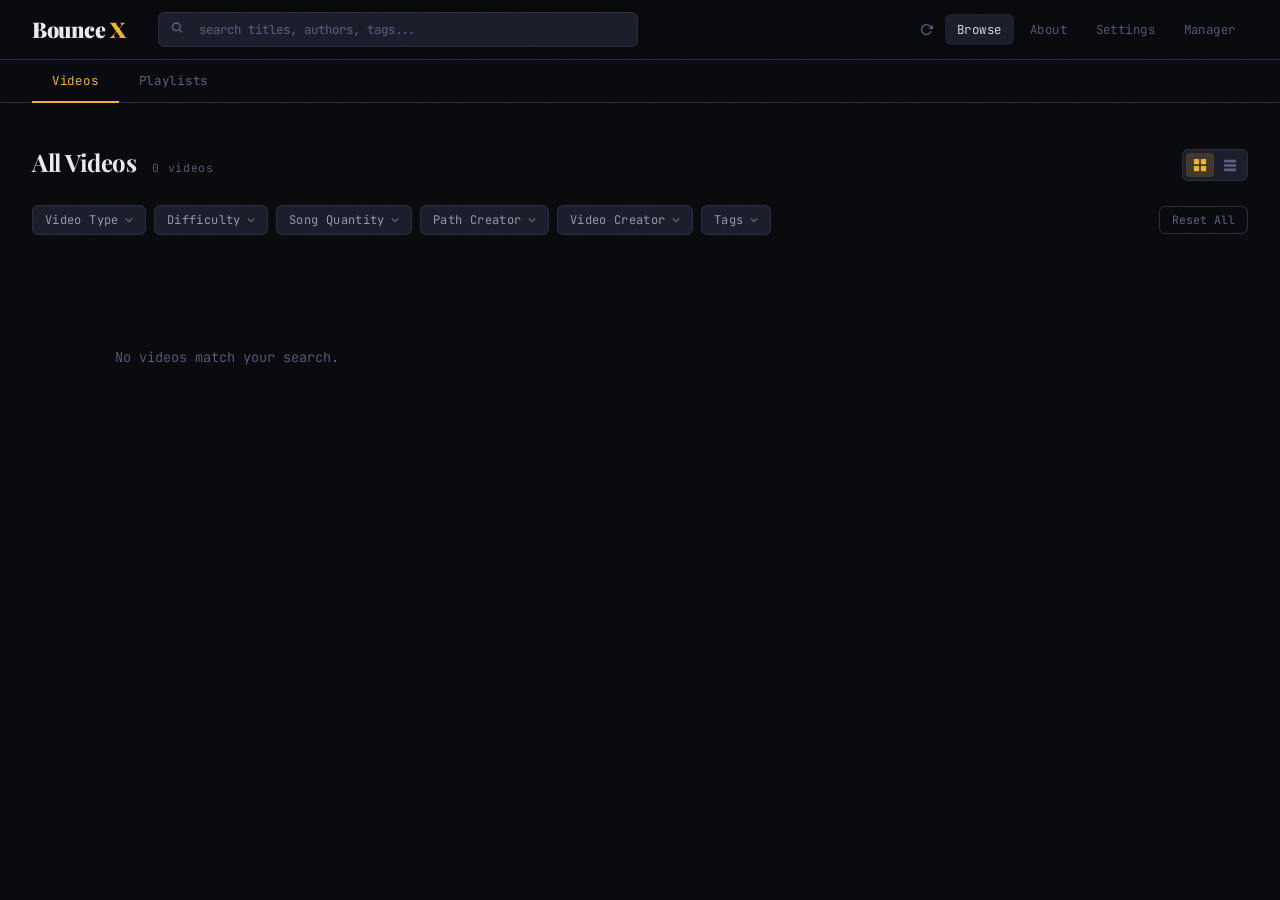
<file: index.html>
<!doctype html>
<html lang="en">
  <head>
    <meta charset="UTF-8" />
    <meta name="viewport" content="width=device-width, initial-scale=1.0" />
    <title>BounceX Viewer</title>
    <link rel="stylesheet" href="style.css" />
  </head>
  <body>
    <header class="site-header">
      <a href="index.html" class="site-logo">
        Bounce
        <span>X</span>
      </a>
      <div class="header-search">
        <span class="search-icon">
          <svg
            viewBox="0 0 20 20"
            fill="none"
            stroke="currentColor"
            stroke-width="2"
            width="14"
            height="14"
          >
            <circle cx="9" cy="9" r="5.5" />
            <line x1="13.5" y1="13.5" x2="17" y2="17" />
          </svg>
        </span>
        <input
          type="text"
          id="searchInput"
          placeholder="search titles, authors, tags..."
          autocomplete="off"
        />
      </div>
      <nav class="header-nav">
        <button
          class="header-nav-refresh"
          onclick="init()"
          title="Reload library"
        >
          <svg
            width="13"
            height="13"
            viewBox="0 0 24 24"
            fill="none"
            stroke="currentColor"
            stroke-width="2.5"
          >
            <polyline points="23 4 23 10 17 10" />
            <path d="M20.49 15a9 9 0 1 1-2.12-9.36L23 10" />
          </svg>
        </button>
        <a href="index.html" class="active">Browse</a>
        <a href="about.html">About</a>
        <a href="settings.html">Settings</a>
        <a href="manager.html" id="managerLink">Manager</a>
      </nav>
    </header>

    <div class="page-tabs">
      <button class="page-tab active" id="tabVideos">Videos</button>
      <button class="page-tab" id="tabPlaylists">Playlists</button>
    </div>

    <main class="main-content">
      <!-- Videos Panel -->
      <div id="panelVideos">
        <div class="section-header">
          <h1 class="section-title">All Videos</h1>
          <span class="section-count" id="videoCount">— videos</span>
          <div class="view-toggle" aria-label="Switch view">
            <button
              class="view-toggle-btn active"
              id="btnGridViewVideos"
              title="Grid view"
              aria-pressed="true"
            >
              <svg
                viewBox="0 0 16 16"
                fill="currentColor"
                width="14"
                height="14"
              >
                <rect x="1" y="1" width="6" height="6" rx="1" />
                <rect x="9" y="1" width="6" height="6" rx="1" />
                <rect x="1" y="9" width="6" height="6" rx="1" />
                <rect x="9" y="9" width="6" height="6" rx="1" />
              </svg>
            </button>
            <button
              class="view-toggle-btn"
              id="btnListViewVideos"
              title="List view"
              aria-pressed="false"
            >
              <svg
                viewBox="0 0 16 16"
                fill="currentColor"
                width="14"
                height="14"
              >
                <rect x="1" y="2" width="14" height="3" rx="1" />
                <rect x="1" y="7" width="14" height="3" rx="1" />
                <rect x="1" y="12" width="14" height="3" rx="1" />
              </svg>
            </button>
          </div>
        </div>
        <div class="tag-filter" id="tagFilter"></div>
        <div class="video-grid" id="videoGrid">
          <div class="loading-msg">Loading videos…</div>
        </div>
      </div>

      <!-- Playlists Panel -->
      <div id="panelPlaylists" style="display: none">
        <div class="section-header">
          <h1 class="section-title">Playlists</h1>
          <span class="section-count" id="playlistCount">— playlists</span>
          <div class="view-toggle" aria-label="Switch view">
            <button
              class="view-toggle-btn active"
              id="btnGridViewPlaylists"
              title="Grid view"
              aria-pressed="true"
            >
              <svg
                viewBox="0 0 16 16"
                fill="currentColor"
                width="14"
                height="14"
              >
                <rect x="1" y="1" width="6" height="6" rx="1" />
                <rect x="9" y="1" width="6" height="6" rx="1" />
                <rect x="1" y="9" width="6" height="6" rx="1" />
                <rect x="9" y="9" width="6" height="6" rx="1" />
              </svg>
            </button>
            <button
              class="view-toggle-btn"
              id="btnListViewPlaylists"
              title="List view"
              aria-pressed="false"
            >
              <svg
                viewBox="0 0 16 16"
                fill="currentColor"
                width="14"
                height="14"
              >
                <rect x="1" y="2" width="14" height="3" rx="1" />
                <rect x="1" y="7" width="14" height="3" rx="1" />
                <rect x="1" y="12" width="14" height="3" rx="1" />
              </svg>
            </button>
          </div>
        </div>
        <div class="video-grid" id="playlistGrid">
          <div class="loading-msg">Loading playlists…</div>
        </div>
      </div>
    </main>

    <script src="nav-config.js"></script>
    <script src="app.js"></script>
  </body>
</html>
</file>
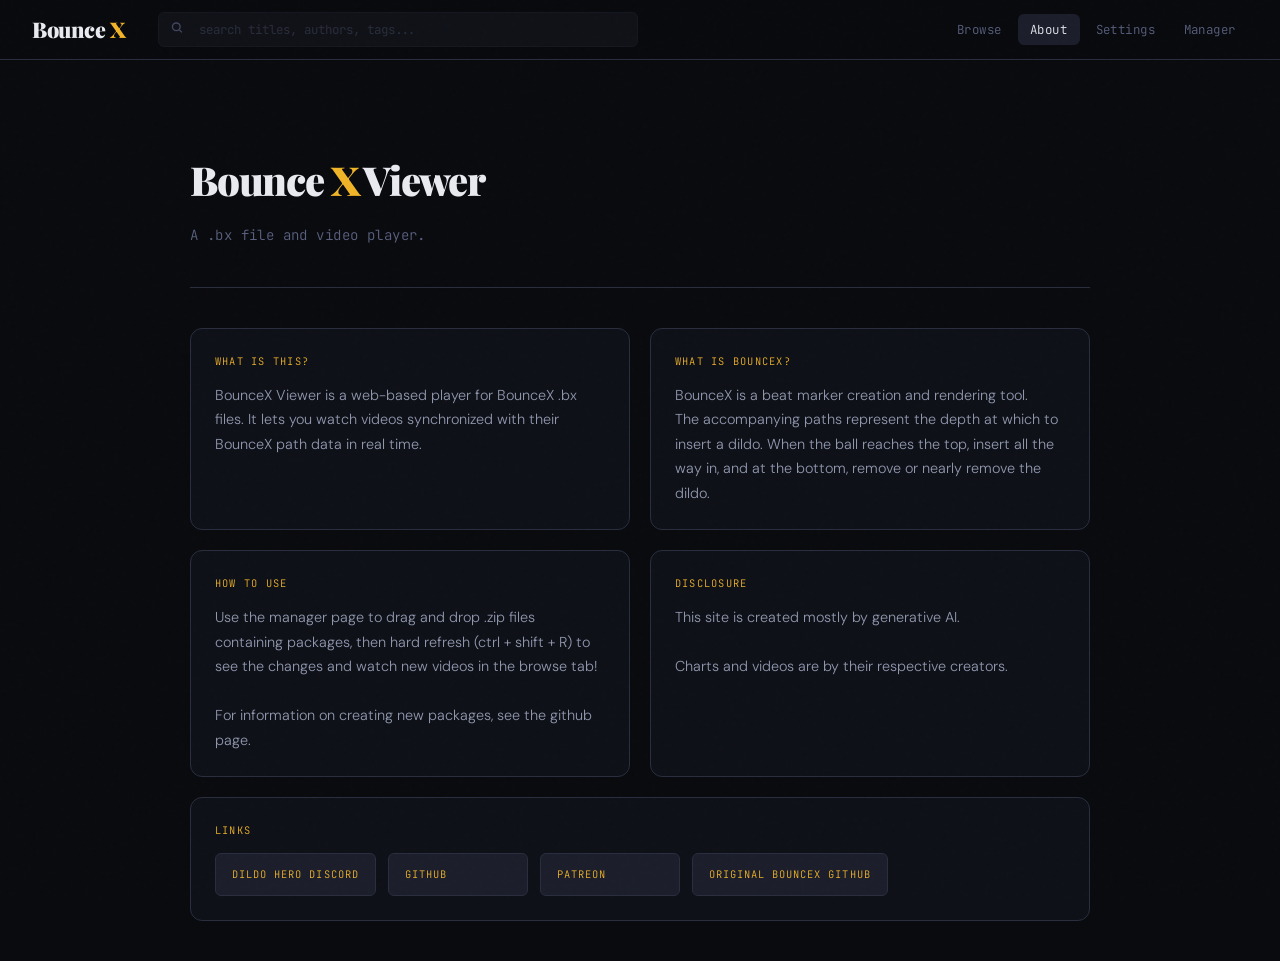
<file: about.html>
<!doctype html>
<html lang="en">
  <head>
    <meta charset="UTF-8" />
    <meta name="viewport" content="width=device-width, initial-scale=1.0" />
    <title>About — BounceX Viewer</title>
    <link rel="stylesheet" href="style.css" />
  </head>
  <body>
    <header class="site-header">
      <a href="index.html" class="site-logo">
        Bounce
        <span>X</span>
      </a>
      <div class="header-search">
        <span class="search-icon">
          <svg
            viewBox="0 0 20 20"
            fill="none"
            stroke="currentColor"
            stroke-width="2"
            width="14"
            height="14"
          >
            <circle cx="9" cy="9" r="5.5" />
            <line x1="13.5" y1="13.5" x2="17" y2="17" />
          </svg>
        </span>
        <input
          type="text"
          placeholder="search titles, authors, tags..."
          autocomplete="off"
          disabled
          style="opacity: 0.4; cursor: default"
        />
      </div>
      <nav class="header-nav">
        <a href="index.html">Browse</a>
        <a href="about.html" class="active">About</a>
        <a href="settings.html">Settings</a>
        <a href="manager.html" id="managerLink">Manager</a>
      </nav>
    </header>

    <main class="main-content">
      <div class="about-layout">
        <div class="about-hero">
          <div class="about-logo">
            Bounce
            <span>X</span>
            Viewer
          </div>
          <p class="about-tagline">A .bx file and video player.</p>
        </div>

        <div class="about-grid">
          <div class="about-card">
            <div class="about-card-title">What is this?</div>
            <div class="about-card-body">
              <p>
                BounceX Viewer is a web-based player for BounceX .bx files. It
                lets you watch videos synchronized with their BounceX path data
                in real time.
              </p>
            </div>
          </div>

          <div class="about-card">
            <div class="about-card-title">What is BounceX?</div>
            <div class="about-card-body">
              <p>
                BounceX is a beat marker creation and rendering tool.
                <br />
                The accompanying paths represent the depth at which to insert a
                dildo. When the ball reaches the top, insert all the way in, and
                at the bottom, remove or nearly remove the dildo.
              </p>
            </div>
          </div>

          <div class="about-card">
            <div class="about-card-title">How to use</div>
            <div class="about-card-body">
              <p>
                Use the manager page to drag and drop .zip files containing
                packages, then hard refresh (ctrl + shift + R) to see the
                changes and watch new videos in the browse tab!
                <br />
                <br />
                For information on creating new packages, see the github page.
              </p>
            </div>
          </div>

          <div class="about-card">
            <div class="about-card-title">Disclosure</div>
            <div class="about-card-body">
              <p>
                This site is created mostly by generative AI.
                <br />
                <br />
                Charts and videos are by their respective creators.
              </p>
            </div>
          </div>

          <div class="about-card about-card-wide">
            <div class="about-card-title">Links</div>
            <div class="about-card-body">
              <div class="about-links">
                <a href="https://discord.gg/Y8YdgmH8Ka" class="about-link">
                  <span class="about-link-label">Dildo Hero Discord</span>
                </a>
                <a
                  href="https://github.com/Alunacoz/BounceX-Viewer"
                  class="about-link"
                >
                  <span class="about-link-label">GitHub</span>
                </a>
                <a href="https://www.patreon.com/Alunacoz" class="about-link">
                  <span class="about-link-label">Patreon</span>
                </a>
                <a
                  href="https://github.com/clbhundley/BounceX"
                  class="about-link"
                >
                  <span class="about-link-label">Original BounceX Github</span>
                </a>
              </div>
            </div>
          </div>
        </div>
      </div>
    </main>
    <script src="nav-config.js"></script>
  </body>
</html>
</file>
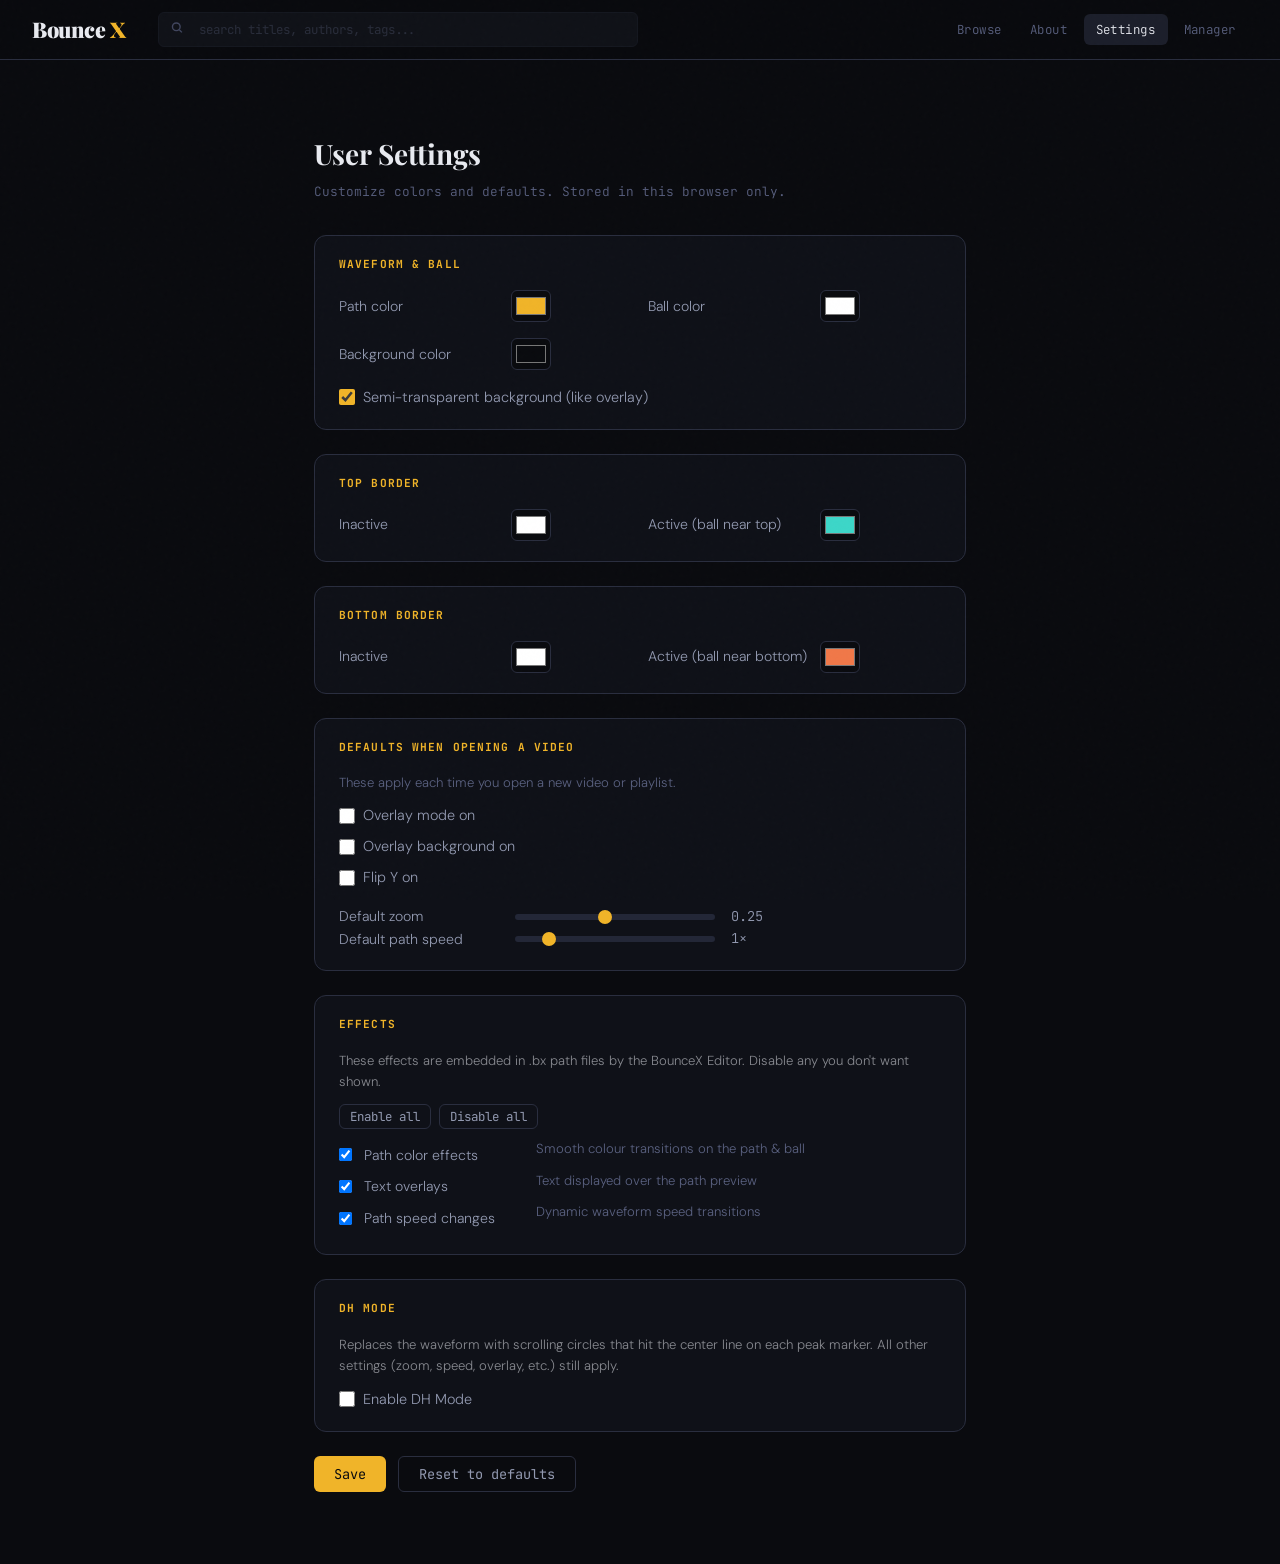
<file: settings.html>
<!doctype html>
<html lang="en">
  <head>
    <meta charset="UTF-8" />
    <meta name="viewport" content="width=device-width, initial-scale=1.0" />
    <title>Settings — BounceX Viewer</title>
    <link rel="stylesheet" href="style.css" />
  </head>
  <body>
    <header class="site-header">
      <a href="index.html" class="site-logo">
        Bounce
        <span>X</span>
      </a>
      <div class="header-search">
        <span class="search-icon">
          <svg
            viewBox="0 0 20 20"
            fill="none"
            stroke="currentColor"
            stroke-width="2"
            width="14"
            height="14"
          >
            <circle cx="9" cy="9" r="5.5" />
            <line x1="13.5" y1="13.5" x2="17" y2="17" />
          </svg>
        </span>
        <input
          type="text"
          placeholder="search titles, authors, tags..."
          autocomplete="off"
          disabled
          style="opacity: 0.4; cursor: default"
        />
      </div>
      <nav class="header-nav">
        <a href="index.html">Browse</a>
        <a href="about.html">About</a>
        <a href="settings.html" class="active">Settings</a>
        <a href="manager.html" id="managerLink">Manager</a>
      </nav>
    </header>

    <main class="main-content">
      <div class="settings-layout">
        <div class="settings-hero">
          <h1 class="settings-title">User Settings</h1>
          <p class="settings-tagline">
            Customize colors and defaults. Stored in this browser only.
          </p>
        </div>

        <form id="settingsForm" class="settings-form">
          <section class="settings-section">
            <h2 class="settings-section-title">Waveform &amp; ball</h2>
            <div class="settings-grid">
              <label class="settings-row">
                <span class="settings-label">Path color</span>
                <input
                  type="color"
                  id="pathColor"
                  name="pathColor"
                  class="settings-color"
                />
              </label>
              <label class="settings-row">
                <span class="settings-label">Ball color</span>
                <input
                  type="color"
                  id="ballColor"
                  name="ballColor"
                  class="settings-color"
                />
              </label>
              <label class="settings-row">
                <span class="settings-label">Background color</span>
                <input
                  type="color"
                  id="bgColor"
                  name="bgColor"
                  class="settings-color"
                />
              </label>
              <label class="settings-check" style="grid-column: 1/-1">
                <input
                  type="checkbox"
                  id="bgTransparent"
                  name="bgTransparent"
                />
                <span>Semi-transparent background (like overlay)</span>
              </label>
            </div>
          </section>

          <section class="settings-section">
            <h2 class="settings-section-title">Top border</h2>
            <div class="settings-grid">
              <label class="settings-row">
                <span class="settings-label">Inactive</span>
                <input
                  type="color"
                  id="topLineInactive"
                  name="topLineInactive"
                  class="settings-color"
                />
              </label>
              <label class="settings-row">
                <span class="settings-label">Active (ball near top)</span>
                <input
                  type="color"
                  id="topLineActive"
                  name="topLineActive"
                  class="settings-color"
                />
              </label>
            </div>
          </section>

          <section class="settings-section">
            <h2 class="settings-section-title">Bottom border</h2>
            <div class="settings-grid">
              <label class="settings-row">
                <span class="settings-label">Inactive</span>
                <input
                  type="color"
                  id="bottomLineInactive"
                  name="bottomLineInactive"
                  class="settings-color"
                />
              </label>
              <label class="settings-row">
                <span class="settings-label">Active (ball near bottom)</span>
                <input
                  type="color"
                  id="bottomLineActive"
                  name="bottomLineActive"
                  class="settings-color"
                />
              </label>
            </div>
          </section>

          <section class="settings-section">
            <h2 class="settings-section-title">
              Defaults when opening a video
            </h2>
            <p class="settings-hint">
              These apply each time you open a new video or playlist.
            </p>
            <div class="settings-checkboxes">
              <label class="settings-check">
                <input
                  type="checkbox"
                  id="defaultOverlay"
                  name="defaultOverlay"
                />
                <span>Overlay mode on</span>
              </label>
              <label class="settings-check">
                <input
                  type="checkbox"
                  id="defaultOverlayBg"
                  name="defaultOverlayBg"
                />
                <span>Overlay background on</span>
              </label>
              <label class="settings-check">
                <input type="checkbox" id="defaultFlipY" name="defaultFlipY" />
                <span>Flip Y on</span>
              </label>
            </div>
            <label class="settings-row settings-row-slider">
              <span class="settings-label">Default zoom</span>
              <input
                type="range"
                id="defaultZoom"
                name="defaultZoom"
                class="settings-zoom-slider"
                min="0.05"
                max="0.5"
                step="0.05"
                value="0.25"
              />
              <span class="settings-zoom-value" id="defaultZoomValue">
                0.25
              </span>
            </label>
            <label class="settings-row settings-row-slider">
              <span class="settings-label">Default path speed</span>
              <input
                type="range"
                id="defaultPathSpeed"
                name="defaultPathSpeed"
                class="settings-zoom-slider"
                min="0.5"
                max="4.0"
                step="0.25"
                value="1.0"
              />
              <span class="settings-zoom-value" id="defaultPathSpeedValue">
                1.0×
              </span>
            </label>
          </section>

          <section class="settings-section">
            <h2 class="settings-section-title">Effects</h2>
            <p
              style="font-size: 0.82rem; opacity: 0.55; margin-bottom: 0.75rem"
            >
              These effects are embedded in .bx path files by the BounceX
              Editor. Disable any you don't want shown.
            </p>
            <div style="display: flex; gap: 8px; margin-bottom: 0.6rem">
              <button
                type="button"
                class="settings-btn settings-btn-secondary"
                id="effectsEnableAll"
                style="font-size: 0.78rem; padding: 3px 10px"
              >
                Enable all
              </button>
              <button
                type="button"
                class="settings-btn settings-btn-secondary"
                id="effectsDisableAll"
                style="font-size: 0.78rem; padding: 3px 10px"
              >
                Disable all
              </button>
            </div>
            <label class="settings-row">
              <input
                type="checkbox"
                id="effectsColorEnabled"
                name="effectsColorEnabled"
              />
              <span class="settings-label">Path color effects</span>
              <span class="settings-hint">
                Smooth colour transitions on the path &amp; ball
              </span>
            </label>
            <label class="settings-row">
              <input
                type="checkbox"
                id="effectsTextEnabled"
                name="effectsTextEnabled"
              />
              <span class="settings-label">Text overlays</span>
              <span class="settings-hint">
                Text displayed over the path preview
              </span>
            </label>
            <label class="settings-row">
              <input
                type="checkbox"
                id="effectsSpeedEnabled"
                name="effectsSpeedEnabled"
              />
              <span class="settings-label">Path speed changes</span>
              <span class="settings-hint">
                Dynamic waveform speed transitions
              </span>
            </label>
          </section>

          <section class="settings-section">
            <h2 class="settings-section-title">DH Mode</h2>
            <p
              style="font-size: 0.82rem; opacity: 0.55; margin-bottom: 0.75rem"
            >
              Replaces the waveform with scrolling circles that hit the center
              line on each peak marker. All other settings (zoom, speed,
              overlay, etc.) still apply.
            </p>
            <label class="settings-check">
              <input type="checkbox" id="dhMode" name="dhMode" />
              <span>Enable DH Mode</span>
            </label>
          </section>

          <div class="settings-actions">
            <button type="submit" class="settings-btn settings-btn-primary">
              Save
            </button>
            <button
              type="button"
              id="resetBtn"
              class="settings-btn settings-btn-secondary"
            >
              Reset to defaults
            </button>
            <span class="settings-saved-msg" id="savedMsg"></span>
          </div>
        </form>
      </div>
    </main>

    <script src="nav-config.js"></script>
    <script src="settings.js"></script>
    <script>
      const form = document.getElementById('settingsForm')
      const resetBtn = document.getElementById('resetBtn')
      const defaultZoomEl = document.getElementById('defaultZoom')
      const defaultZoomValue = document.getElementById('defaultZoomValue')
      const defaultPathSpeedEl = document.getElementById('defaultPathSpeed')
      const defaultPathSpeedValue = document.getElementById(
        'defaultPathSpeedValue',
      )

      function hexFromInput(colorInput) {
        return colorInput.value
      }

      function loadSettings() {
        const s = getSettings()
        document.getElementById('pathColor').value = s.pathColor
        document.getElementById('ballColor').value = s.ballColor
        document.getElementById('bgColor').value = s.bgColor || '#0a0b0f'
        document.getElementById('bgTransparent').checked =
          s.bgTransparent !== false
        document.getElementById('topLineInactive').value =
          rgbaToHex(s.topLineInactive) || s.topLineInactive || '#ffffff'
        document.getElementById('topLineActive').value = s.topLineActive
        document.getElementById('bottomLineInactive').value =
          rgbaToHex(s.bottomLineInactive) || s.bottomLineInactive || '#ffffff'
        document.getElementById('bottomLineActive').value = s.bottomLineActive
        document.getElementById('defaultOverlay').checked = s.defaultOverlay
        document.getElementById('defaultOverlayBg').checked = s.defaultOverlayBg
        document.getElementById('defaultFlipY').checked = s.defaultFlipY
        document.getElementById('defaultZoom').value = String(s.defaultZoom)
        defaultZoomValue.textContent = s.defaultZoom
        document.getElementById('defaultPathSpeed').value = String(
          s.defaultPathSpeed,
        )
        defaultPathSpeedValue.textContent = s.defaultPathSpeed + '×'
        document.getElementById('effectsColorEnabled').checked =
          s.effectsColorEnabled !== false
        document.getElementById('effectsTextEnabled').checked =
          s.effectsTextEnabled !== false
        document.getElementById('effectsSpeedEnabled').checked =
          s.effectsSpeedEnabled !== false
        document.getElementById('dhMode').checked = s.dhMode === true
      }

      function rgbaToHex(rgba) {
        if (!rgba || rgba.startsWith('#')) return rgba
        const m = rgba.match(/rgba?\((\d+),\s*(\d+),\s*(\d+)/)
        if (!m) return null
        const r = parseInt(m[1], 10).toString(16).padStart(2, '0')
        const g = parseInt(m[2], 10).toString(16).padStart(2, '0')
        const b = parseInt(m[3], 10).toString(16).padStart(2, '0')
        return '#' + r + g + b
      }

      defaultZoomEl.addEventListener('input', () => {
        defaultZoomValue.textContent = defaultZoomEl.value
      })

      defaultPathSpeedEl.addEventListener('input', () => {
        defaultPathSpeedValue.textContent = defaultPathSpeedEl.value + '×'
      })

      function flashMsg(text) {
        const el = document.getElementById('savedMsg')
        el.textContent = text
        el.classList.remove('visible')
        void el.offsetWidth // force reflow — makes the browser treat it as a fresh element
        el.classList.add('visible')
      }

      const effectCheckboxIds = [
        'effectsColorEnabled',
        'effectsTextEnabled',
        'effectsSpeedEnabled',
      ]
      document
        .getElementById('effectsEnableAll')
        .addEventListener('click', () => {
          effectCheckboxIds.forEach((id) => {
            document.getElementById(id).checked = true
          })
        })
      document
        .getElementById('effectsDisableAll')
        .addEventListener('click', () => {
          effectCheckboxIds.forEach((id) => {
            document.getElementById(id).checked = false
          })
        })

      form.addEventListener('submit', (e) => {
        e.preventDefault()
        setSettings({
          pathColor: document.getElementById('pathColor').value,
          ballColor: document.getElementById('ballColor').value,
          bgColor: document.getElementById('bgColor').value,
          bgTransparent: document.getElementById('bgTransparent').checked,
          topLineInactive: document.getElementById('topLineInactive').value,
          topLineActive: document.getElementById('topLineActive').value,
          bottomLineInactive:
            document.getElementById('bottomLineInactive').value,
          bottomLineActive: document.getElementById('bottomLineActive').value,
          defaultOverlay: document.getElementById('defaultOverlay').checked,
          defaultOverlayBg: document.getElementById('defaultOverlayBg').checked,
          defaultFlipY: document.getElementById('defaultFlipY').checked,
          defaultZoom: parseFloat(document.getElementById('defaultZoom').value),
          defaultPathSpeed: parseFloat(
            document.getElementById('defaultPathSpeed').value,
          ),
          effectsColorEnabled: document.getElementById('effectsColorEnabled')
            .checked,
          effectsTextEnabled:
            document.getElementById('effectsTextEnabled').checked,
          effectsSpeedEnabled: document.getElementById('effectsSpeedEnabled')
            .checked,
          dhMode: document.getElementById('dhMode').checked,
        })
        defaultZoomValue.textContent =
          document.getElementById('defaultZoom').value
        defaultPathSpeedValue.textContent =
          document.getElementById('defaultPathSpeed').value + '×'
        flashMsg('Saved!')
      })

      resetBtn.addEventListener('click', () => {
        if (!confirm('Reset all settings to defaults?')) return
        resetSettings()
        loadSettings()
        flashMsg('Reset to defaults!')
      })

      loadSettings()
    </script>
  </body>
</html>
</file>
<file: style.css>
@import url('https://fonts.googleapis.com/css2?family=Playfair+Display:wght@400;700;900&family=JetBrains+Mono:wght@300;400;500&family=DM+Sans:wght@300;400;500&display=swap');

:root {
  --bg: #0a0b0f;
  --bg2: #0f1118;
  --bg3: #161921;
  --surface: #1c1f2b;
  --surface2: #232737;
  --border: #2a2e3f;
  --border2: #353a52;
  --text: #e8eaf0;
  --text2: #9299b0;
  --text3: #5a6180;
  --accent: #f0b429;
  --accent2: #e8831a;
  --accent-glow: rgba(240, 180, 41, 0.18);
  --teal: #3dd6c8;
  --teal-glow: rgba(61, 214, 200, 0.15);
  --red: #e85555;
  --ball-color: #ffffff;
  --path-color: #f0b429;
  --radius: 6px;
  --radius-lg: 12px;
  --mono: 'JetBrains Mono', monospace;
  --serif: 'Playfair Display', Georgia, serif;
  --sans: 'DM Sans', sans-serif;
}

*,
*::before,
*::after {
  box-sizing: border-box;
  margin: 0;
  padding: 0;
}

html {
  font-size: 16px;
  scroll-behavior: smooth;
}

body {
  background: var(--bg);
  color: var(--text);
  font-family: var(--sans);
  font-weight: 300;
  line-height: 1.6;
  min-height: 100vh;
  -webkit-font-smoothing: antialiased;
}

/* â”€â”€ Scrollbar â”€â”€ */
::-webkit-scrollbar {
  width: 6px;
}
::-webkit-scrollbar-track {
  background: var(--bg2);
}
::-webkit-scrollbar-thumb {
  background: var(--border2);
  border-radius: 3px;
}

/* â”€â”€ Header â”€â”€ */
.site-header {
  position: sticky;
  top: 0;
  z-index: 100;
  background: rgba(10, 11, 15, 0.92);
  backdrop-filter: blur(12px);
  border-bottom: 1px solid var(--border);
  padding: 0 2rem;
  display: flex;
  align-items: center;
  gap: 2rem;
  height: 60px;
}

.site-logo {
  font-family: var(--serif);
  font-size: 1.35rem;
  font-weight: 900;
  color: var(--text);
  letter-spacing: -0.02em;
  white-space: nowrap;
  text-decoration: none;
}

.site-logo span {
  color: var(--accent);
}

.header-search {
  flex: 1;
  max-width: 480px;
  position: relative;
}

.header-search input {
  width: 100%;
  background: var(--surface);
  border: 1px solid var(--border);
  border-radius: var(--radius);
  color: var(--text);
  font-family: var(--mono);
  font-size: 0.78rem;
  padding: 0.5rem 1rem 0.5rem 2.5rem;
  outline: none;
  transition:
    border-color 0.2s,
    background 0.2s;
}

.header-search input:focus {
  border-color: var(--accent);
  background: var(--surface2);
}

.header-search input::placeholder {
  color: var(--text3);
}

.header-search .search-icon {
  position: absolute;
  left: 0.75rem;
  top: 50%;
  transform: translateY(-50%);
  color: var(--text3);
  font-size: 0.9rem;
  pointer-events: none;
}

.header-nav {
  display: flex;
  gap: 0.25rem;
  margin-left: auto;
}

.header-nav a {
  font-size: 0.78rem;
  font-family: var(--mono);
  color: var(--text3);
  text-decoration: none;
  padding: 0.35rem 0.75rem;
  border-radius: var(--radius);
  transition:
    color 0.2s,
    background 0.2s;
  letter-spacing: 0.04em;
}

.header-nav a:hover {
  color: var(--text);
  background: var(--surface);
}

/* â”€â”€ Main Layout â”€â”€ */
.main-content {
  max-width: 1400px;
  margin: 0 auto;
  padding: 2.5rem 2rem;
}

/* â”€â”€ Section Headers â”€â”€ */
.section-header {
  display: flex;
  align-items: baseline;
  gap: 1rem;
  margin-bottom: 1.5rem;
}

.section-title {
  font-family: var(--serif);
  font-size: 1.5rem;
  font-weight: 700;
  color: var(--text);
  letter-spacing: -0.02em;
}

.section-count {
  font-family: var(--mono);
  font-size: 0.72rem;
  color: var(--text3);
  letter-spacing: 0.06em;
}

/* ── Filter Bar ── */
.filter-bar {
  display: flex;
  align-items: center;
  gap: 0.5rem;
  flex-wrap: wrap;
  margin-bottom: 2rem;
}

.filter-dropdown-wrap {
  position: relative;
}

.filter-btn {
  display: flex;
  align-items: center;
  gap: 0.4rem;
  background: var(--surface);
  border: 1px solid var(--border);
  border-radius: var(--radius);
  color: var(--text2);
  font-family: var(--mono);
  font-size: 0.75rem;
  padding: 0.35rem 0.75rem;
  cursor: pointer;
  transition:
    border-color 0.15s,
    color 0.15s,
    background 0.15s;
  letter-spacing: 0.03em;
  white-space: nowrap;
}

.filter-btn:hover,
.filter-btn.open {
  border-color: var(--border2);
  color: var(--text);
  background: var(--surface2);
}

.filter-btn.has-active {
  border-color: var(--accent);
  color: var(--accent);
}

.filter-chevron {
  width: 8px;
  height: 8px;
  opacity: 0.5;
  transition: transform 0.15s;
  flex-shrink: 0;
}

.filter-btn.open .filter-chevron {
  transform: rotate(180deg);
}

.filter-badge {
  display: none;
  background: var(--accent);
  color: var(--bg);
  font-size: 0.6rem;
  font-weight: 600;
  border-radius: 999px;
  padding: 0.05rem 0.35rem;
  line-height: 1.4;
}

.filter-badge.visible {
  display: inline-block;
}

.filter-panel {
  display: none;
  position: absolute;
  top: calc(100% + 6px);
  left: 0;
  z-index: 200;
  background: var(--bg2);
  border: 1px solid var(--border2);
  border-radius: var(--radius-lg);
  box-shadow: 0 12px 40px rgba(0, 0, 0, 0.5);
  min-width: 200px;
  max-width: 280px;
  overflow: hidden;
}

.filter-panel.open {
  display: block;
}

.filter-panel-header {
  display: flex;
  align-items: center;
  justify-content: space-between;
  padding: 0.6rem 0.85rem;
  border-bottom: 1px solid var(--border);
}

.filter-panel-title {
  font-family: var(--mono);
  font-size: 0.65rem;
  text-transform: uppercase;
  letter-spacing: 0.1em;
  color: var(--accent);
}

.filter-panel-reset {
  background: none;
  border: none;
  font-family: var(--mono);
  font-size: 0.65rem;
  color: var(--text3);
  cursor: pointer;
  padding: 0.1rem 0.3rem;
  border-radius: 3px;
  transition: color 0.15s;
}

.filter-panel-reset:hover {
  color: var(--text);
}

.filter-panel-search {
  display: block;
  width: 100%;
  background: var(--surface);
  border: none;
  border-bottom: 1px solid var(--border);
  color: var(--text);
  font-family: var(--mono);
  font-size: 0.75rem;
  padding: 0.5rem 0.85rem;
  outline: none;
}

.filter-panel-search::placeholder {
  color: var(--text3);
}

.filter-check-list {
  max-height: 240px;
  overflow-y: auto;
  padding: 0.35rem 0;
}

.filter-check-item {
  display: flex;
  align-items: center;
  gap: 0.55rem;
  padding: 0.35rem 0.85rem;
  font-family: var(--mono);
  font-size: 0.75rem;
  color: var(--text2);
  cursor: pointer;
  transition:
    background 0.1s,
    color 0.1s;
}

.filter-check-item:hover {
  background: var(--surface);
  color: var(--text);
}

.filter-check-item input[type='checkbox'] {
  accent-color: var(--accent);
  width: 13px;
  height: 13px;
  flex-shrink: 0;
  cursor: pointer;
}

.filter-reset-all {
  background: none;
  border: 1px solid var(--border);
  border-radius: var(--radius);
  color: var(--text3);
  font-family: var(--mono);
  font-size: 0.72rem;
  padding: 0.35rem 0.75rem;
  cursor: pointer;
  transition:
    color 0.15s,
    border-color 0.15s;
  margin-left: auto;
}

.filter-reset-all:hover {
  color: var(--text);
  border-color: var(--border2);
}

/* â”€â”€ Video Grid â”€â”€ */
.video-grid {
  display: grid;
  grid-template-columns: repeat(auto-fill, minmax(300px, 1fr));
  gap: 1.5rem;
}

.video-card {
  background: var(--bg2);
  border: 1px solid var(--border);
  border-radius: var(--radius-lg);
  overflow: hidden;
  cursor: pointer;
  transition:
    transform 0.2s,
    border-color 0.2s,
    box-shadow 0.2s;
  text-decoration: none;
  color: inherit;
  display: block;
}

.video-card:hover {
  transform: translateY(-3px);
  border-color: var(--border2);
  box-shadow: 0 12px 40px rgba(0, 0, 0, 0.4);
}

.card-thumb {
  width: 100%;
  aspect-ratio: 16/9;
  background: var(--surface);
  position: relative;
  overflow: hidden;
}

.card-thumb img {
  width: 100%;
  height: 100%;
  object-fit: cover;
  display: block;
  transition: transform 0.3s;
}

.video-card:hover .card-thumb img {
  transform: scale(1.04);
}

.card-thumb-placeholder {
  width: 100%;
  height: 100%;
  display: flex;
  align-items: center;
  justify-content: center;
  background: linear-gradient(135deg, var(--surface) 0%, var(--bg3) 100%);
}

.card-thumb-placeholder svg {
  width: 40px;
  height: 40px;
  color: var(--text3);
  opacity: 0.4;
}

.card-duration {
  position: absolute;
  bottom: 0.5rem;
  right: 0.5rem;
  background: rgba(0, 0, 0, 0.75);
  color: var(--text);
  font-family: var(--mono);
  font-size: 0.7rem;
  padding: 0.15rem 0.45rem;
  border-radius: 4px;
  letter-spacing: 0.04em;
}

.card-body {
  padding: 1rem 1.1rem 1.1rem;
}

.card-highlight-tags {
  display: flex;
  gap: 0.4rem;
  margin-bottom: 0.55rem;
  flex-wrap: wrap;
}

.card-tag {
  font-family: var(--mono);
  font-size: 0.65rem;
  color: var(--accent);
  background: var(--accent-glow);
  border: 1px solid rgba(240, 180, 41, 0.25);
  border-radius: 4px;
  padding: 0.1rem 0.4rem;
  letter-spacing: 0.05em;
  text-transform: lowercase;
}

.card-title {
  font-family: var(--serif);
  font-size: 1.05rem;
  font-weight: 700;
  color: var(--text);
  line-height: 1.3;
  margin-bottom: 0.3rem;
  letter-spacing: -0.01em;
}

.card-authors {
  display: flex;
  justify-content: space-between;
  font-family: var(--mono);
  font-size: 0.72rem;
  color: var(--accent);
  letter-spacing: 0.03em;
}

.card-author-label {
  font-size: 0.65rem;
  color: var(--text2);
  margin-right: 0.3rem;
}

.card-meta {
  display: flex;
  gap: 1rem;
  margin-top: 0.75rem;
  padding-top: 0.75rem;
  border-top: 1px solid var(--border);
}

.card-meta-item {
  font-family: var(--mono);
  font-size: 0.68rem;
  color: var(--text3);
  display: flex;
  flex-direction: column;
  gap: 0.1rem;
}

.card-meta-item span:first-child {
  font-size: 0.6rem;
  text-transform: uppercase;
  letter-spacing: 0.1em;
  color: var(--text3);
  opacity: 0.7;
}

.card-meta-item span:last-child {
  color: var(--text2);
}

/* â”€â”€ Empty State â”€â”€ */
.empty-state {
  text-align: center;
  padding: 5rem 2rem;
  color: var(--text3);
  font-family: var(--mono);
  font-size: 0.85rem;
}

/* â”€â”€ PLAYER PAGE â”€â”€ */
.player-layout {
  display: grid;
  grid-template-columns: 1fr 340px;
  gap: 2rem;
  max-width: 1400px;
  margin: 0 auto;
  padding: 2rem;
}

@media (max-width: 1100px) {
  .player-layout {
    grid-template-columns: 1fr;
  }
}

.player-main {
}

/* â”€â”€ Player Container â”€â”€ */
.player-container {
  position: relative;
  background: #000;
  border-radius: var(--radius-lg);
  overflow: hidden;
  border: 1px solid var(--border);
  box-shadow: 0 24px 80px rgba(0, 0, 0, 0.6);
}

.player-video-wrap {
  position: relative;
  width: 100%;
  aspect-ratio: 16/9;
  background: #000;
}

.player-video-wrap video {
  width: 100%;
  height: 100%;
  display: block;
  object-fit: contain;
}

/* Video state overlays (loading, buffering, seeking) */
.video-overlay {
  position: absolute;
  inset: 0;
  display: flex;
  flex-direction: column;
  align-items: center;
  justify-content: center;
  gap: 0.5rem;
  background: rgba(0, 0, 0, 0.75);
  color: var(--text2);
  font-family: var(--mono);
  font-size: 0.85rem;
  pointer-events: none;
  transition: opacity 0.2s ease;
}
.video-overlay[aria-hidden='true'] {
  opacity: 0;
  visibility: hidden;
}
.video-overlay-hint {
  font-size: 0.72rem;
  color: var(--text3);
  max-width: 280px;
  text-align: center;
  line-height: 1.35;
}
.video-loading-progress {
  width: 200px;
  margin-top: 0.25rem;
}
.video-loading-progress-bar {
  height: 6px;
  background: var(--surface2);
  border-radius: 3px;
  overflow: hidden;
}
.video-loading-progress-fill {
  height: 100%;
  width: 0%;
  background: var(--accent);
  border-radius: 3px;
  transition: width 0.15s ease-out;
}
.video-seeking-hint[aria-hidden='true'] {
  display: none;
}
.video-overlay-spinner {
  width: 28px;
  height: 28px;
  border: 3px solid var(--surface2);
  border-top-color: var(--accent);
  border-radius: 50%;
  animation: video-overlay-spin 0.7s linear infinite;
}
@keyframes video-overlay-spin {
  to {
    transform: rotate(360deg);
  }
}

/* â”€â”€ BounceX Canvas â”€â”€ */
.bouncex-wrap {
  width: 100%;
  position: relative;
  background: var(--bg2);
  border-top: 1px solid var(--border);
}

.bouncex-wrap.overlay-mode {
  position: absolute;
  bottom: 0;
  left: 0;
  right: 0;
  background: transparent;
  border-top: none;
  pointer-events: none;
}

.bouncex-canvas {
  width: 100%;
  display: block;
}

/* â”€â”€ Player Controls â”€â”€ */
.player-controls {
  background: var(--bg2);
  border-top: 1px solid var(--border);
  padding: 0.75rem 1.25rem 1rem;
}

/* Secondary controls row (overlay toggles, zoom, volume) */
.controls-row-secondary {
  margin-top: 0.45rem;
  padding-top: 0.45rem;
  border-top: 1px solid var(--border);
}

/* Push zoom + volume to the right on desktop */
.zoom-wrap {
  margin-left: auto;
}

.player-container.fullscreen-active {
  cursor: none;
  border-radius: 0;
  border: none;
}

.player-container.fullscreen-active.controls-visible {
  cursor: default;
}

/* Fill the container using inset instead of % heights — % resolves against
   the CSS computed height which may not match the fullscreen viewport yet. */
.player-container.fullscreen-active .player-video-wrap {
  position: absolute;
  inset: 0;
  aspect-ratio: unset;
  height: auto;
}

/* Controls float over the bottom of the fullscreen container */
.player-container.fullscreen-active .player-controls {
  position: absolute;
  bottom: 0;
  left: 0;
  right: 0;
  z-index: 10;
  opacity: 0;
  transition: opacity 0.3s ease;
  background: linear-gradient(transparent, rgba(0, 0, 0, 0.85));
  border-top: none;
}

.player-container.fullscreen-active .player-controls.controls-visible {
  opacity: 1;
}

/* Mobile fullscreen: collapse secondary row and shrink controls */
@media (max-width: 768px) {
  .player-container.fullscreen-active .player-controls {
    padding: 0.5rem 0.9rem 0.65rem;
  }
  .player-container.fullscreen-active .ctrl-btn svg {
    width: 16px;
    height: 16px;
  }
  .player-container.fullscreen-active .ctrl-btn.play-btn svg {
    width: 20px;
    height: 20px;
  }
  .player-container.fullscreen-active .time-display {
    font-size: 0.65rem;
  }
  /* Hide the entire secondary row in fullscreen — controls float over video */
  .player-container.fullscreen-active .controls-row-secondary {
    display: none;
  }
}

.progress-bar-wrap {
  position: relative;
  height: 4px;
  background: var(--surface2);
  border-radius: 2px;
  margin-bottom: 0.75rem;
  cursor: pointer;
}

.progress-bar-fill {
  height: 100%;
  background: linear-gradient(90deg, var(--accent), var(--accent2));
  border-radius: 2px;
  width: 0%;
  transition: width 0.1s linear;
  pointer-events: none;
}

.progress-bar-thumb {
  position: absolute;
  top: 50%;
  transform: translate(-50%, -50%);
  width: 12px;
  height: 12px;
  background: var(--accent);
  border-radius: 50%;
  left: 0%;
  pointer-events: none;
  box-shadow: 0 0 8px var(--accent-glow);
  transition: left 0.1s linear;
}

.controls-row {
  display: flex;
  align-items: center;
  gap: 1rem;
}

.ctrl-btn {
  background: none;
  border: none;
  color: var(--text2);
  cursor: pointer;
  padding: 0.4rem;
  border-radius: var(--radius);
  display: flex;
  align-items: center;
  justify-content: center;
  transition:
    color 0.15s,
    background 0.15s;
  flex-shrink: 0;
}

.ctrl-btn:hover {
  color: var(--text);
  background: var(--surface);
}

.ctrl-btn.active {
  color: var(--accent);
}

.ctrl-btn svg {
  width: 18px;
  height: 18px;
}

.ctrl-btn.play-btn svg {
  width: 22px;
  height: 22px;
}

.time-display {
  font-family: var(--mono);
  font-size: 0.75rem;
  color: var(--text2);
  letter-spacing: 0.04em;
  white-space: nowrap;
}

.controls-spacer {
  flex: 1;
}

.volume-wrap {
  display: flex;
  align-items: center;
  gap: 0.5rem;
}

.volume-slider {
  -webkit-appearance: none;
  width: 80px;
  height: 3px;
  background: var(--surface2);
  border-radius: 2px;
  outline: none;
  cursor: pointer;
}

.volume-slider::-webkit-slider-thumb {
  -webkit-appearance: none;
  width: 10px;
  height: 10px;
  background: var(--text2);
  border-radius: 50%;
  cursor: pointer;
}

.overlay-toggle-btn {
  font-family: var(--mono);
  font-size: 0.68rem;
  background: var(--surface);
  border: 1px solid var(--border);
  color: var(--text2);
  cursor: pointer;
  padding: 0.3rem 0.65rem;
  border-radius: var(--radius);
  letter-spacing: 0.04em;
  transition: all 0.15s;
  white-space: nowrap;
}

.overlay-toggle-btn:hover,
.overlay-toggle-btn.active {
  border-color: var(--accent);
  color: var(--accent);
  background: var(--accent-glow);
}

/* â”€â”€ Video Info â”€â”€ */
.video-info {
  margin-top: 1.5rem;
}

.video-title {
  font-family: var(--serif);
  font-size: 1.7rem;
  font-weight: 700;
  color: var(--text);
  letter-spacing: -0.02em;
  line-height: 1.2;
  margin-bottom: 0.4rem;
}

.video-creator-row {
  display: flex;
  gap: 1.5rem;
  flex-wrap: wrap;
  margin-bottom: 1rem;
}

.video-creator {
  font-family: var(--mono);
  font-size: 0.78rem;
  color: var(--text2);
  letter-spacing: 0.03em;
  display: flex;
  flex-direction: column;
  gap: 0.1rem;
}

.video-creator-label {
  font-size: 0.6rem;
  text-transform: uppercase;
  letter-spacing: 0.12em;
  color: var(--text3);
  display: block;
}

.video-stats-row {
  display: flex;
  gap: 2rem;
  margin-bottom: 1.25rem;
  padding: 0.85rem 1rem;
  background: var(--bg2);
  border: 1px solid var(--border);
  border-radius: var(--radius);
}

.stat-item {
  display: flex;
  flex-direction: column;
  gap: 0.15rem;
}

.stat-label {
  font-family: var(--mono);
  font-size: 0.6rem;
  text-transform: uppercase;
  letter-spacing: 0.12em;
  color: var(--text3);
}

.stat-value {
  font-family: var(--mono);
  font-size: 0.88rem;
  color: var(--accent);
  letter-spacing: 0.02em;
}

.video-description {
  font-size: 0.9rem;
  color: var(--text2);
  line-height: 1.7;
  margin-bottom: 1.25rem;
}

.video-tags-section {
  display: flex;
  flex-wrap: wrap;
  gap: 0.5rem;
}

.video-tag {
  font-family: var(--mono);
  font-size: 0.7rem;
  color: var(--text3);
  background: var(--surface);
  border: 1px solid var(--border);
  border-radius: 999px;
  padding: 0.25rem 0.7rem;
  letter-spacing: 0.04em;
  cursor: pointer;
  transition: all 0.15s;
  text-decoration: none;
}

.video-tag:hover {
  color: var(--accent);
  border-color: var(--accent);
  background: var(--accent-glow);
}

/* â”€â”€ Sidebar â”€â”€ */
.player-sidebar {
}

/* ── Sidebar Tabs ── */
.sidebar-tabs {
  display: flex;
  border-bottom: 1px solid var(--border);
  margin-bottom: 1.25rem;
  gap: 0;
}

.sidebar-tab {
  flex: 1;
  font-family: var(--mono);
  font-size: 0.65rem;
  letter-spacing: 0.08em;
  text-transform: uppercase;
  background: none;
  border: none;
  border-bottom: 2px solid transparent;
  color: var(--text3);
  cursor: pointer;
  padding: 0.6rem 0.5rem;
  transition:
    color 0.15s,
    border-color 0.15s;
  margin-bottom: -1px;
  white-space: nowrap;
}

.sidebar-tab:hover {
  color: var(--text);
}

.sidebar-tab.active {
  color: var(--accent);
  border-bottom-color: var(--accent);
}

.sidebar-panel {
  display: none;
}

.sidebar-panel.active {
  display: block;
}

/* ── More Videos Cards ── */
.more-videos-list {
  display: flex;
  flex-direction: column;
  gap: 0.75rem;
}

.more-video-card {
  display: flex;
  flex-direction: column;
  gap: 0;
  text-decoration: none;
  color: inherit;
  background: var(--surface);
  border: 1px solid var(--border);
  border-radius: var(--radius);
  padding: 0;
  overflow: hidden;
  transition:
    border-color 0.15s,
    background 0.15s;
  cursor: pointer;
}

.more-video-card:hover {
  border-color: var(--accent);
  background: var(--surface2, var(--surface));
}

.more-video-thumb {
  width: 100%;
  height: 110px;
  object-fit: cover;
  border-radius: 0;
  flex-shrink: 0;
  background: var(--border);
  display: block;
}

.more-video-thumb-placeholder {
  width: 100%;
  height: 110px;
  flex-shrink: 0;
  border-radius: 0;
  background: var(--border);
  display: flex;
  align-items: center;
  justify-content: center;
  font-size: 1.5rem;
  opacity: 0.4;
}

.more-video-info {
  flex: 1;
  min-width: 0;
  padding: 0.65rem 0.75rem 0.7rem;
}

.more-video-title {
  font-size: 0.78rem;
  font-weight: 600;
  color: var(--text);
  white-space: nowrap;
  overflow: hidden;
  text-overflow: ellipsis;
  margin-bottom: 0.2rem;
}

.more-video-author {
  font-size: 0.68rem;
  color: var(--text3);
  margin-bottom: 0.25rem;
}

.more-video-tags {
  display: flex;
  gap: 0.25rem;
  flex-wrap: wrap;
}

.more-video-tag {
  font-family: var(--mono);
  font-size: 0.6rem;
  padding: 0.1rem 0.35rem;
  border-radius: 3px;
  background: rgba(61, 214, 200, 0.1);
  color: var(--accent);
  border: 1px solid rgba(61, 214, 200, 0.2);
}

.sidebar-section {
  margin-bottom: 2rem;
}

.sidebar-title {
  font-family: var(--mono);
  font-size: 0.65rem;
  text-transform: uppercase;
  letter-spacing: 0.12em;
  color: var(--text3);
  margin-bottom: 0.85rem;
  padding-bottom: 0.5rem;
  border-bottom: 1px solid var(--border);
}

/* â”€â”€ BX Data Panel â”€â”€ */
.bx-stats-grid {
  display: grid;
  grid-template-columns: 1fr 1fr;
  gap: 0.75rem;
  margin-bottom: 1rem;
}

.bx-stat-box {
  background: var(--surface);
  border: 1px solid var(--border);
  border-radius: var(--radius);
  padding: 0.75rem;
}

.bx-stat-label {
  font-family: var(--mono);
  font-size: 0.58rem;
  text-transform: uppercase;
  letter-spacing: 0.1em;
  color: var(--text3);
  margin-bottom: 0.2rem;
}

.bx-stat-value {
  font-family: var(--mono);
  font-size: 1rem;
  color: var(--text);
  font-weight: 500;
}

.bx-select {
  font-family: var(--mono);
  font-size: 0.68rem;
  background: var(--surface);
  border: 1px solid var(--border);
  color: var(--text2);
  padding: 0.3rem 0.65rem;
  border-radius: var(--radius);
  cursor: pointer;
  outline: none;
}

.bx-select:hover {
  border-color: var(--accent);
  color: var(--accent);
}

/* â”€â”€ Marker List â”€â”€ */
.marker-list {
  display: flex;
  flex-direction: column;
  gap: 0.35rem;
  max-height: 340px;
  overflow-y: auto;
}

.marker-list-item {
  display: flex;
  align-items: center;
  gap: 0.6rem;
  padding: 0.45rem 0.65rem;
  background: var(--surface);
  border: 1px solid transparent;
  border-radius: var(--radius);
  transition:
    border-color 0.15s,
    background 0.15s;
  cursor: pointer;
}

.marker-list-item:hover {
  border-color: var(--border);
  background: var(--surface2);
}

.marker-list-item.current {
  border-color: var(--accent);
  background: var(--accent-glow);
}

.marker-frame-num {
  font-family: var(--mono);
  font-size: 0.68rem;
  color: var(--text3);
  width: 50px;
  flex-shrink: 0;
}

.marker-depth-bar {
  flex: 1;
  height: 4px;
  background: var(--surface2);
  border-radius: 2px;
  overflow: hidden;
}

.marker-depth-fill {
  height: 100%;
  background: linear-gradient(90deg, var(--teal), var(--accent));
  border-radius: 2px;
  transition: width 0.2s;
}

.marker-depth-val {
  font-family: var(--mono);
  font-size: 0.65rem;
  color: var(--text3);
  width: 32px;
  text-align: right;
  flex-shrink: 0;
}

.marker-ease-tag {
  font-family: var(--mono);
  font-size: 0.58rem;
  color: var(--text3);
  background: var(--bg);
  border-radius: 3px;
  padding: 0.1rem 0.3rem;
  flex-shrink: 0;
  letter-spacing: 0.03em;
}

/* â”€â”€ Back button â”€â”€ */
.back-btn {
  display: inline-flex;
  align-items: center;
  gap: 0.4rem;
  font-family: var(--mono);
  font-size: 0.72rem;
  color: var(--text3);
  text-decoration: none;
  letter-spacing: 0.04em;
  padding: 0.4rem 0;
  margin-bottom: 1.5rem;
  transition: color 0.15s;
}

.back-btn:hover {
  color: var(--text);
}

.back-btn svg {
  width: 14px;
  height: 14px;
}

/* â”€â”€ Loading / Error â”€â”€ */
.loading-msg,
.error-msg {
  text-align: center;
  font-family: var(--mono);
  font-size: 0.85rem;
  padding: 4rem 2rem;
}

.loading-msg {
  color: var(--text3);
}
.error-msg {
  color: var(--red);
}

/* â”€â”€ Animations â”€â”€ */
@keyframes fadeUp {
  from {
    opacity: 0;
    transform: translateY(12px);
  }
  to {
    opacity: 1;
    transform: translateY(0);
  }
}

.video-card {
  animation: fadeUp 0.3s ease both;
}

.video-card:nth-child(2) {
  animation-delay: 0.04s;
}
.video-card:nth-child(3) {
  animation-delay: 0.08s;
}
.video-card:nth-child(4) {
  animation-delay: 0.12s;
}
.video-card:nth-child(5) {
  animation-delay: 0.16s;
}
.video-card:nth-child(6) {
  animation-delay: 0.2s;
}

/* Grain texture overlay */
body::after {
  content: '';
  position: fixed;
  inset: 0;
  background-image: url("data:image/svg+xml,%3Csvg viewBox='0 0 256 256' xmlns='http://www.w3.org/2000/svg'%3E%3Cfilter id='n'%3E%3CfeTurbulence type='fractalNoise' baseFrequency='0.85' numOctaves='4' stitchTiles='stitch'/%3E%3C/filter%3E%3Crect width='100%25' height='100%25' filter='url(%23n)' opacity='0.04'/%3E%3C/svg%3E");
  pointer-events: none;
  z-index: 9999;
  opacity: 0.25;
}

.zoom-slider {
  -webkit-appearance: none;
  width: 70px;
  height: 3px;
  background: var(--surface2);
  border-radius: 2px;
  outline: none;
  cursor: pointer;
}

.zoom-slider::-webkit-slider-thumb {
  -webkit-appearance: none;
  width: 10px;
  height: 10px;
  background: var(--text2);
  border-radius: 50%;
  cursor: pointer;
}

/* â”€â”€ Paste these at the bottom of your style.css â”€â”€ */

/* â”€â”€ Page Tabs â”€â”€ */
.page-tabs {
  display: flex;
  gap: 0;
  border-bottom: 1px solid var(--border);
  padding: 0 2rem;
  background: var(--bg);
  position: sticky;
  top: 60px;
  z-index: 90;
}

.page-tab {
  font-family: var(--mono);
  font-size: 0.78rem;
  letter-spacing: 0.06em;
  background: none;
  border: none;
  border-bottom: 2px solid transparent;
  color: var(--text3);
  cursor: pointer;
  padding: 0.75rem 1.25rem;
  transition:
    color 0.15s,
    border-color 0.15s;
  margin-bottom: -1px;
}

.page-tab:hover {
  color: var(--text);
}

.page-tab.active {
  color: var(--accent);
  border-bottom-color: var(--accent);
}

/* â”€â”€ Active nav link â”€â”€ */
.header-nav a.active {
  color: var(--text);
  background: var(--surface);
}

/* â”€â”€ Playlist Track List (sidebar) â”€â”€ */
.playlist-track-list {
  display: flex;
  flex-direction: column;
  gap: 0.35rem;
  max-height: 500px;
  overflow-y: auto;
}

.playlist-track-item {
  display: flex;
  align-items: center;
  gap: 0.6rem;
  padding: 0.5rem 0.65rem;
  background: var(--surface);
  border: 1px solid transparent;
  border-radius: var(--radius);
  cursor: pointer;
  transition:
    border-color 0.15s,
    background 0.15s;
}

.playlist-track-item:hover {
  border-color: var(--border);
  background: var(--surface2);
}

.playlist-track-item.active {
  border-color: var(--accent);
  background: var(--accent-glow);
}

.ptrack-num {
  font-family: var(--mono);
  font-size: 0.65rem;
  color: var(--text3);
  width: 18px;
  text-align: center;
  flex-shrink: 0;
}

.playlist-track-item.active .ptrack-num {
  color: var(--accent);
}

.ptrack-thumb {
  width: 48px;
  height: 27px;
  border-radius: 3px;
  overflow: hidden;
  background: var(--bg3);
  flex-shrink: 0;
}

.ptrack-thumb img {
  width: 100%;
  height: 100%;
  object-fit: cover;
  display: block;
}

.ptrack-thumb-placeholder {
  width: 100%;
  height: 100%;
  background: var(--surface2);
}

.ptrack-info {
  flex: 1;
  min-width: 0;
}

.ptrack-title {
  font-family: var(--sans);
  font-size: 0.78rem;
  color: var(--text);
  white-space: nowrap;
  overflow: hidden;
  text-overflow: ellipsis;
}

.ptrack-author {
  font-family: var(--mono);
  font-size: 0.62rem;
  color: var(--text3);
  white-space: nowrap;
  overflow: hidden;
  text-overflow: ellipsis;
}

.ptrack-duration {
  font-family: var(--mono);
  font-size: 0.62rem;
  color: var(--text3);
  flex-shrink: 0;
}

/* â”€â”€ About Page â”€â”€ */
.about-layout {
  max-width: 900px;
  margin: 0 auto;
}

.about-hero {
  padding: 3rem 0 2.5rem;
  border-bottom: 1px solid var(--border);
  margin-bottom: 2.5rem;
}

.about-logo {
  font-family: var(--serif);
  font-size: 2.5rem;
  font-weight: 900;
  color: var(--text);
  letter-spacing: -0.03em;
  margin-bottom: 0.75rem;
}

.about-logo span {
  color: var(--accent);
}

.about-tagline {
  font-family: var(--mono);
  font-size: 0.88rem;
  color: var(--text3);
  letter-spacing: 0.03em;
}

.about-grid {
  display: grid;
  grid-template-columns: 1fr 1fr;
  gap: 1.25rem;
}

@media (max-width: 700px) {
  .about-grid {
    grid-template-columns: 1fr;
  }
}

.about-card {
  background: var(--bg2);
  border: 1px solid var(--border);
  border-radius: var(--radius-lg);
  padding: 1.5rem;
}

.about-card-wide {
  grid-column: 1 / -1;
}

.about-card-title {
  font-family: var(--mono);
  font-size: 0.65rem;
  text-transform: uppercase;
  letter-spacing: 0.12em;
  color: var(--accent);
  margin-bottom: 0.85rem;
}

.about-card-body {
  font-size: 0.9rem;
  color: var(--text2);
  line-height: 1.7;
}

.about-card-body p + p {
  margin-top: 0.75rem;
}

.about-links {
  display: flex;
  flex-wrap: wrap;
  gap: 0.75rem;
}

.about-link {
  display: flex;
  flex-direction: column;
  gap: 0.2rem;
  background: var(--surface);
  border: 1px solid var(--border);
  border-radius: var(--radius);
  padding: 0.75rem 1rem;
  text-decoration: none;
  transition:
    border-color 0.15s,
    background 0.15s;
  min-width: 140px;
}

.about-link:hover {
  border-color: var(--accent);
  background: var(--accent-glow);
}

.about-link-label {
  font-family: var(--mono);
  font-size: 0.65rem;
  text-transform: uppercase;
  letter-spacing: 0.1em;
  color: var(--accent);
}

.about-link-url {
  font-family: var(--mono);
  font-size: 0.72rem;
  color: var(--text3);
}

/* â"€â"€ Settings Page â"€â"€ */
.settings-layout {
  max-width: 700px;
  margin: 0 auto;
  padding: 2rem 1.5rem;
}

.settings-hero {
  margin-bottom: 2rem;
}

.settings-title {
  font-family: var(--serif);
  font-size: 1.75rem;
  font-weight: 700;
  color: var(--text);
  margin-bottom: 0.35rem;
}

.settings-tagline {
  font-family: var(--mono);
  font-size: 0.8rem;
  color: var(--text3);
}

.settings-form {
  display: flex;
  flex-direction: column;
  gap: 1.5rem;
}

.settings-section {
  background: var(--bg2);
  border: 1px solid var(--border);
  border-radius: var(--radius-lg);
  padding: 1.25rem 1.5rem;
}

.settings-section-title {
  font-family: var(--mono);
  font-size: 0.7rem;
  text-transform: uppercase;
  letter-spacing: 0.1em;
  color: var(--accent);
  margin-bottom: 1rem;
}

.settings-hint {
  font-size: 0.82rem;
  color: var(--text3);
  margin-bottom: 0.75rem;
  line-height: 1.5;
}

.settings-grid {
  display: grid;
  grid-template-columns: 1fr 1fr;
  gap: 1rem;
}

@media (max-width: 520px) {
  .settings-grid {
    grid-template-columns: 1fr;
  }
}

.settings-row {
  display: flex;
  align-items: center;
  gap: 0.75rem;
  flex-wrap: wrap;
}

.settings-row .settings-label {
  min-width: 10rem;
}

.settings-label {
  font-size: 0.88rem;
  color: var(--text2);
}

.settings-color {
  width: 2.5rem;
  height: 2rem;
  padding: 2px;
  border: 1px solid var(--border);
  border-radius: var(--radius);
  background: var(--bg);
  cursor: pointer;
}

.settings-checkboxes {
  display: flex;
  flex-direction: column;
  gap: 0.5rem;
  margin-bottom: 1rem;
}

.settings-check {
  display: flex;
  align-items: center;
  gap: 0.5rem;
  font-size: 0.9rem;
  color: var(--text2);
  cursor: pointer;
}

.settings-check input {
  width: 1rem;
  height: 1rem;
  accent-color: var(--accent);
}

.settings-row-slider {
  display: flex;
  align-items: center;
  gap: 1rem;
}

.settings-zoom-slider {
  flex: 1;
  min-width: 100px;
  max-width: 200px;
  height: 6px;
  -webkit-appearance: none;
  appearance: none;
  background: var(--surface2);
  border-radius: 3px;
}

.settings-zoom-slider::-webkit-slider-thumb {
  -webkit-appearance: none;
  width: 14px;
  height: 14px;
  background: var(--accent);
  border-radius: 50%;
  cursor: pointer;
}

.settings-zoom-value {
  font-family: var(--mono);
  font-size: 0.85rem;
  color: var(--text2);
  min-width: 3ch;
}

.settings-select {
  padding: 0.4rem 0.75rem;
  font-size: 0.9rem;
  font-family: var(--mono);
  color: var(--text);
  background: var(--bg);
  border: 1px solid var(--border);
  border-radius: var(--radius);
  cursor: pointer;
  min-width: 180px;
}

.settings-actions {
  display: flex;
  gap: 0.75rem;
  flex-wrap: wrap;
}

.settings-btn {
  padding: 0.5rem 1.25rem;
  font-family: var(--mono);
  font-size: 0.85rem;
  border-radius: var(--radius);
  cursor: pointer;
  transition:
    background 0.15s,
    border-color 0.15s;
}

.settings-btn-primary {
  background: var(--accent);
  color: var(--bg);
  border: none;
}

.settings-btn-primary:hover {
  background: var(--accent2);
}

.settings-btn-secondary {
  background: transparent;
  color: var(--text2);
  border: 1px solid var(--border);
}

.settings-btn-secondary:hover {
  border-color: var(--text3);
  color: var(--text);
}

/* ── Mobile Responsive ── */

/* Tablet: shrink header search & reduce padding */
@media (max-width: 900px) {
  .site-header {
    padding: 0 1.25rem;
    gap: 1rem;
  }

  .header-search {
    max-width: 240px;
  }

  .main-content {
    padding: 1.75rem 1.25rem;
  }

  .player-layout {
    padding: 1.25rem;
    gap: 1.5rem;
  }
}

/* Phone: compact header, edge-to-edge player, rearranged controls */
@media (max-width: 600px) {
  /* ── Header ── */
  .site-header {
    padding: 0 1rem;
    gap: 0.75rem;
    height: 52px;
  }

  .site-logo {
    font-size: 1.1rem;
  }

  /* Hide the search bar on phones — nav is more important in the header */
  .header-search {
    display: none;
  }

  .header-nav {
    margin-left: auto;
  }

  .header-nav a {
    padding: 0.3rem 0.55rem;
    font-size: 0.72rem;
  }

  /* Page tabs sit right below the 52px header */
  .page-tabs {
    top: 52px;
    padding: 0 1rem;
  }

  /* ── Browse / index page ── */
  .main-content {
    padding: 1.25rem 0.875rem;
  }

  .video-grid {
    grid-template-columns: repeat(auto-fill, minmax(260px, 1fr));
    gap: 1rem;
  }

  /* ── Player layout: full-bleed, no side padding ── */
  .player-layout {
    padding: 0;
    gap: 0;
  }

  .player-main {
    /* Stack with zero gap; sidebar follows naturally */
  }

  /* Remove rounded corners & shadow so the player fills the screen width */
  .player-container {
    border-radius: 0;
    border-left: none;
    border-right: none;
    box-shadow: none;
  }

  /* Back button gets its own breathing room */
  .back-btn {
    display: inline-flex;
    margin: 0.85rem 1rem 0.65rem;
  }

  /* ── Player controls ── */
  .player-controls {
    padding: 0.6rem 0.85rem 0.75rem;
  }

  /* Taller progress bar — easier to scrub with a thumb */
  .progress-bar-wrap {
    height: 6px;
    margin-bottom: 0.65rem;
  }

  .progress-bar-thumb {
    width: 14px;
    height: 14px;
  }

  .controls-row {
    gap: 0.5rem;
    flex-wrap: nowrap;
  }

  /* Slightly smaller playback buttons */
  .ctrl-btn svg {
    width: 16px;
    height: 16px;
  }

  .ctrl-btn.play-btn svg {
    width: 20px;
    height: 20px;
  }

  .ctrl-btn {
    padding: 0.3rem;
  }

  /* Shrink the timecode */
  .time-display {
    font-size: 0.65rem;
    letter-spacing: 0;
  }

  /* Secondary controls row: two sub-lines
     Line 1: toggle buttons (left) + mute + vol slider (right)
     Line 2: zoom label + zoom slider (full width) */
  .controls-row-secondary {
    flex-wrap: wrap;
    gap: 0.4rem;
    row-gap: 0.4rem;
    margin-top: 0.5rem;
    padding-top: 0.5rem;
  }

  /* Overlay toggles: compact pill style */
  .overlay-toggle-btn {
    font-size: 0.62rem;
    padding: 0.3rem 0.6rem;
  }

  /* Zoom wrap: full-width on its own line, cancel the desktop margin-left:auto */
  .zoom-wrap {
    order: 10;
    width: 100%;
    margin-left: 0;
    gap: 0.5rem;
  }

  /* Zoom slider fills the remaining width */
  .zoom-slider {
    flex: 1;
    width: auto;
    min-width: 0;
  }

  /* Volume wrap (mute + slider): sits on line 1, pushed right */
  .volume-wrap:not(.zoom-wrap) {
    margin-left: auto;
    gap: 0.4rem;
  }

  /* Volume slider: compact but usable */
  .volume-slider {
    width: 70px;
  }

  /* ── Video info section ── */
  .video-info {
    margin-top: 0;
    padding: 1rem 1rem 1.5rem;
  }

  .video-title {
    font-size: 1.3rem;
  }

  .video-creator-row {
    gap: 0.75rem;
    margin-bottom: 0.75rem;
  }

  .video-stats-row {
    gap: 1rem;
    flex-wrap: wrap;
    padding: 0.65rem 0.85rem;
    margin-bottom: 1rem;
  }

  .video-description {
    font-size: 0.85rem;
  }

  /* ── Sidebar (BX data / more videos) ── */
  .player-sidebar {
    padding: 1rem 1rem 1.5rem;
    border-top: 1px solid var(--border);
  }

  .sidebar-tabs {
    margin-bottom: 1rem;
  }

  .marker-list {
    max-height: 240px;
  }

  .more-video-thumb,
  .more-video-thumb-placeholder {
    height: 80px;
  }

  /* Playlist track sidebar */
  .playlist-track-list {
    max-height: 300px;
  }

  /* ── About page ── */
  .about-layout {
    padding: 0 0.875rem;
  }

  .about-hero {
    padding: 2rem 0 1.5rem;
  }

  .about-logo {
    font-size: 1.75rem;
  }

  /* ── Settings page ── */
  .settings-layout {
    padding: 1.25rem 0.875rem;
  }
}

/* ── View Toggle (grid / list) ── */
.view-toggle {
  display: flex;
  align-items: center;
  gap: 2px;
  margin-left: auto;
  background: var(--surface);
  border: 1px solid var(--border);
  border-radius: var(--radius);
  padding: 3px;
  flex-shrink: 0;
}

.view-toggle-btn {
  display: flex;
  align-items: center;
  justify-content: center;
  background: none;
  border: none;
  color: var(--text3);
  cursor: pointer;
  padding: 5px 7px;
  border-radius: 4px;
  transition:
    color 0.15s,
    background 0.15s;
  line-height: 0;
}

.view-toggle-btn:hover {
  color: var(--text);
  background: var(--surface2);
}

.view-toggle-btn.active {
  color: var(--accent);
  background: var(--accent-glow);
}

/* ── List view grid container ── */
.video-grid.list-view {
  display: flex;
  flex-direction: column;
  gap: 0.5rem;
}

/* ── List view card ── */
.video-grid.list-view .video-card {
  display: grid;
  grid-template-columns: 180px 1fr;
  border-radius: var(--radius);
  animation: none; /* skip stagger in list mode */
}

.video-grid.list-view .video-card:nth-child(n) {
  animation-delay: 0s;
}

/* Thumbnail: fixed size, no aspect-ratio lock */
.video-grid.list-view .card-thumb {
  aspect-ratio: 16 / 9;
  width: 100%;
  border-radius: var(--radius) 0 0 var(--radius);
}

/* Body: side-by-side layout */
.video-grid.list-view .card-body {
  display: flex;
  flex-direction: column;
  justify-content: center;
  padding: 0.75rem 1rem;
  gap: 0.2rem;
}

.video-grid.list-view .card-highlight-tags {
  margin-bottom: 0.2rem;
}

.video-grid.list-view .card-title {
  font-size: 0.95rem;
  margin-bottom: 0.15rem;
}

.video-grid.list-view .card-authors {
  font-size: 0.68rem;
}

.video-grid.list-view .card-meta {
  margin-top: 0.4rem;
  padding-top: 0.4rem;
  gap: 0.75rem;
}

/* Mobile: list-view collapses to stacked thumb + tighter info */
@media (max-width: 600px) {
  .video-grid.list-view .video-card {
    grid-template-columns: 120px 1fr;
  }

  .video-grid.list-view .card-thumb {
    border-radius: var(--radius) 0 0 var(--radius);
  }

  .video-grid.list-view .card-body {
    padding: 0.55rem 0.75rem;
  }

  .video-grid.list-view .card-title {
    font-size: 0.85rem;
  }

  /* Hide meta row on small screens in list mode to save space */
  .video-grid.list-view .card-meta {
    display: none;
  }
}

/* ── Settings saved flash message ── */
.settings-saved-msg {
  font-family: var(--mono);
  font-size: 0.78rem;
  opacity: 0;
  pointer-events: none;
  align-self: center;
}

.settings-saved-msg.visible {
  animation: settings-saved-flash 0.75s ease forwards;
}

@keyframes settings-saved-flash {
  0% {
    opacity: 1;
    color: var(--accent);
  }
  40% {
    opacity: 1;
    color: var(--accent);
  }
  80% {
    opacity: 1;
    color: var(--text);
  }
  100% {
    opacity: 0;
    color: var(--text);
  }
}

/* ── Intiface / Buttplug settings UI ─────────────────────────────────────── */

.settings-link {
  color: var(--accent);
  text-decoration: none;
}
.settings-link:hover {
  text-decoration: underline;
}

.settings-row-text {
  align-items: center;
  gap: 1rem;
}

.settings-text-input {
  flex: 1;
  background: var(--surface);
  border: 1px solid var(--border);
  border-radius: var(--radius);
  color: var(--text);
  font-family: var(--mono);
  font-size: 0.82rem;
  padding: 0.45rem 0.7rem;
  outline: none;
  transition: border-color 0.15s;
  max-width: 320px;
}
.settings-text-input:focus {
  border-color: var(--accent);
}
.settings-text-input::placeholder {
  color: var(--text3);
}

.intiface-test-row {
  display: flex;
  align-items: center;
  gap: 0.75rem;
  margin-top: 1rem;
}

.intiface-test-msg {
  font-family: var(--mono);
  font-size: 0.78rem;
  color: var(--text3);
}

/* Status dot — shared between settings page and player */
.intiface-status-dot {
  width: 8px;
  height: 8px;
  border-radius: 50%;
  background: var(--border2);
  flex-shrink: 0;
  transition: background 0.2s;
}
.intiface-status-dot.connecting {
  background: var(--accent);
  animation: bp-pulse 1s ease infinite;
}
.intiface-status-dot.connected {
  background: var(--teal);
}
.intiface-status-dot.error {
  background: var(--red);
}

@keyframes bp-pulse {
  0%,
  100% {
    opacity: 1;
  }
  50% {
    opacity: 0.3;
  }
}

.intiface-device-list {
  margin-top: 0.75rem;
  display: flex;
  flex-direction: column;
  gap: 0.4rem;
  min-height: 0;
}

.intiface-no-devices {
  font-size: 0.8rem;
  color: var(--text3);
  font-family: var(--mono);
}

.intiface-device-item {
  display: flex;
  align-items: center;
  gap: 0.6rem;
  padding: 0.45rem 0.7rem;
  background: var(--surface);
  border: 1px solid var(--border);
  border-radius: var(--radius);
  font-size: 0.82rem;
}

.intiface-device-dot {
  width: 7px;
  height: 7px;
  border-radius: 50%;
  background: var(--teal);
  flex-shrink: 0;
}

.intiface-device-name {
  color: var(--text);
  font-weight: 500;
}

.intiface-device-caps {
  margin-left: auto;
  font-family: var(--mono);
  font-size: 0.72rem;
  color: var(--text3);
}

/* ── Intiface status pill in the player controls ─────────────────────────── */

.bp-player-status {
  display: flex;
  align-items: center;
  gap: 0.4rem;
  padding: 0 0.5rem;
  opacity: 0;
  pointer-events: none;
  transition: opacity 0.3s;
}
.bp-player-status.visible {
  opacity: 1;
  pointer-events: auto;
}
.bp-player-status-label {
  font-family: var(--mono);
  font-size: 0.68rem;
  color: var(--text3);
  letter-spacing: 0.03em;
}

/* ── Browse page refresh button ── */
.header-nav-refresh {
  display: inline-flex;
  align-items: center;
  justify-content: center;
  background: none;
  border: none;
  color: var(--text3);
  cursor: pointer;
  padding: 0.35rem 0.5rem;
  border-radius: var(--radius);
  transition:
    color 0.15s,
    background 0.15s;
}
.header-nav-refresh:hover {
  color: var(--text);
  background: var(--surface);
}

/* ── Theater mode ─────────────────────────────────────────────────────────── */

body.theater-mode {
  overflow: hidden;
  cursor: none;
}

body.theater-mode #playerContainer.controls-visible {
  cursor: default;
}

/* Hide everything outside the player */
body.theater-mode .site-header,
body.theater-mode .back-btn,
body.theater-mode .video-info,
body.theater-mode .more-videos-section,
body.theater-mode .playlist-sidebar {
  display: none;
}

body.theater-mode .player-layout,
body.theater-mode .player-main {
  padding: 0 !important;
  margin: 0 !important;
  max-width: none !important;
}

/* Container fills viewport as a flex column */
body.theater-mode #playerContainer {
  position: fixed;
  inset: 0;
  z-index: 200;
  border-radius: 0;
  border: none;
  overflow: hidden;
  display: flex;
  flex-direction: column;
}

/* player-video-wrap grows to fill space above controls,
   and becomes its own flex column so bxWrap sits below the video */
body.theater-mode .player-video-wrap {
  flex: 1 1 0;
  min-height: 0;
  aspect-ratio: unset;
  display: flex;
  flex-direction: column;
  overflow: hidden;
}

/* Video takes all remaining space inside player-video-wrap */
body.theater-mode .player-video-wrap video {
  flex: 1 1 0;
  min-height: 0;
  width: 100%;
  height: auto;
  object-fit: contain;
}

/* bxWrap sits at the bottom of player-video-wrap, always visible */
body.theater-mode .player-video-wrap .bouncex-wrap {
  flex: 0 0 auto;
}

/* Controls slide up from the bottom on mouse move */
body.theater-mode .player-controls {
  flex: 0 0 auto;
  position: absolute;
  bottom: 0;
  left: 0;
  right: 0;
  z-index: 10;
  background: rgba(0, 0, 0, 0.88);
  border-top: 1px solid var(--border);
  transform: translateY(100%);
  opacity: 0;
  transition:
    transform 0.25s ease,
    opacity 0.25s ease;
}

body.theater-mode #playerContainer.controls-visible .player-controls {
  transform: translateY(0);
  opacity: 1;
}

/* Overlay mode: bxWrap is absolute over the video — keep it that way */
body.theater-mode .bouncex-wrap.overlay-mode {
  position: absolute !important;
  bottom: 0;
  left: 0;
  right: 0;
  flex: none;
}
</file>
